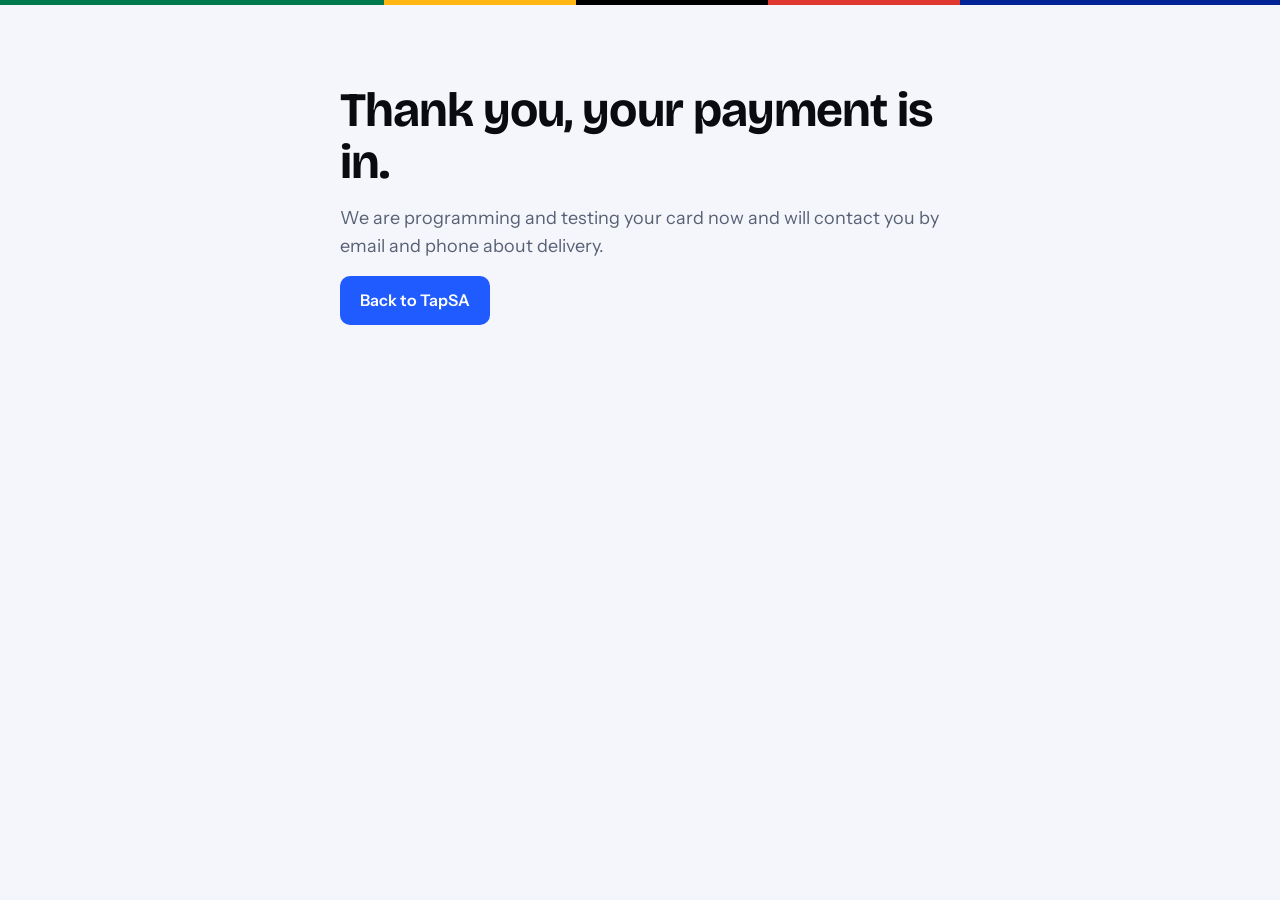
<file: thanks.html>
<!DOCTYPE html><html lang="en-ZA"><head><meta charset="utf-8"><meta name="viewport" content="width=device-width, initial-scale=1, viewport-fit=cover"><title>Thank you | TapSA</title><meta name="description" content="Your TapSA order is confirmed."><link rel="icon" href="data:image/svg+xml,%3Csvg xmlns='http://www.w3.org/2000/svg' viewBox='0 0 100 100'%3E%3Ctext y='.9em' font-size='90'%3E%F0%9F%93%B2%3C/text%3E%3C/svg%3E"><link rel="preconnect" href="https://fonts.googleapis.com"><link href="https://fonts.googleapis.com/css2?family=Bricolage+Grotesque:wght@600;800&family=Instrument+Sans:wght@400;500;600&display=swap" rel="stylesheet"><link rel="stylesheet" href="/style.css"><script src="/config.js"></script></head><body data-thanks="1">
<div class="flag"></div><main class="wrap" style="padding:80px 20px;max-width:640px"><h1 style="font-size:clamp(32px,5vw,48px)">Thank you, your payment is in.</h1><p class="lead" style="color:var(--mute);font-size:18px;margin:16px 0">We are programming and testing your card now and will contact you by email and phone about delivery.</p><p id="oid" style="font-weight:600"></p><a class="btn" href="/">Back to TapSA</a></main>
<script src="/app.js"></script></body></html>
</file>
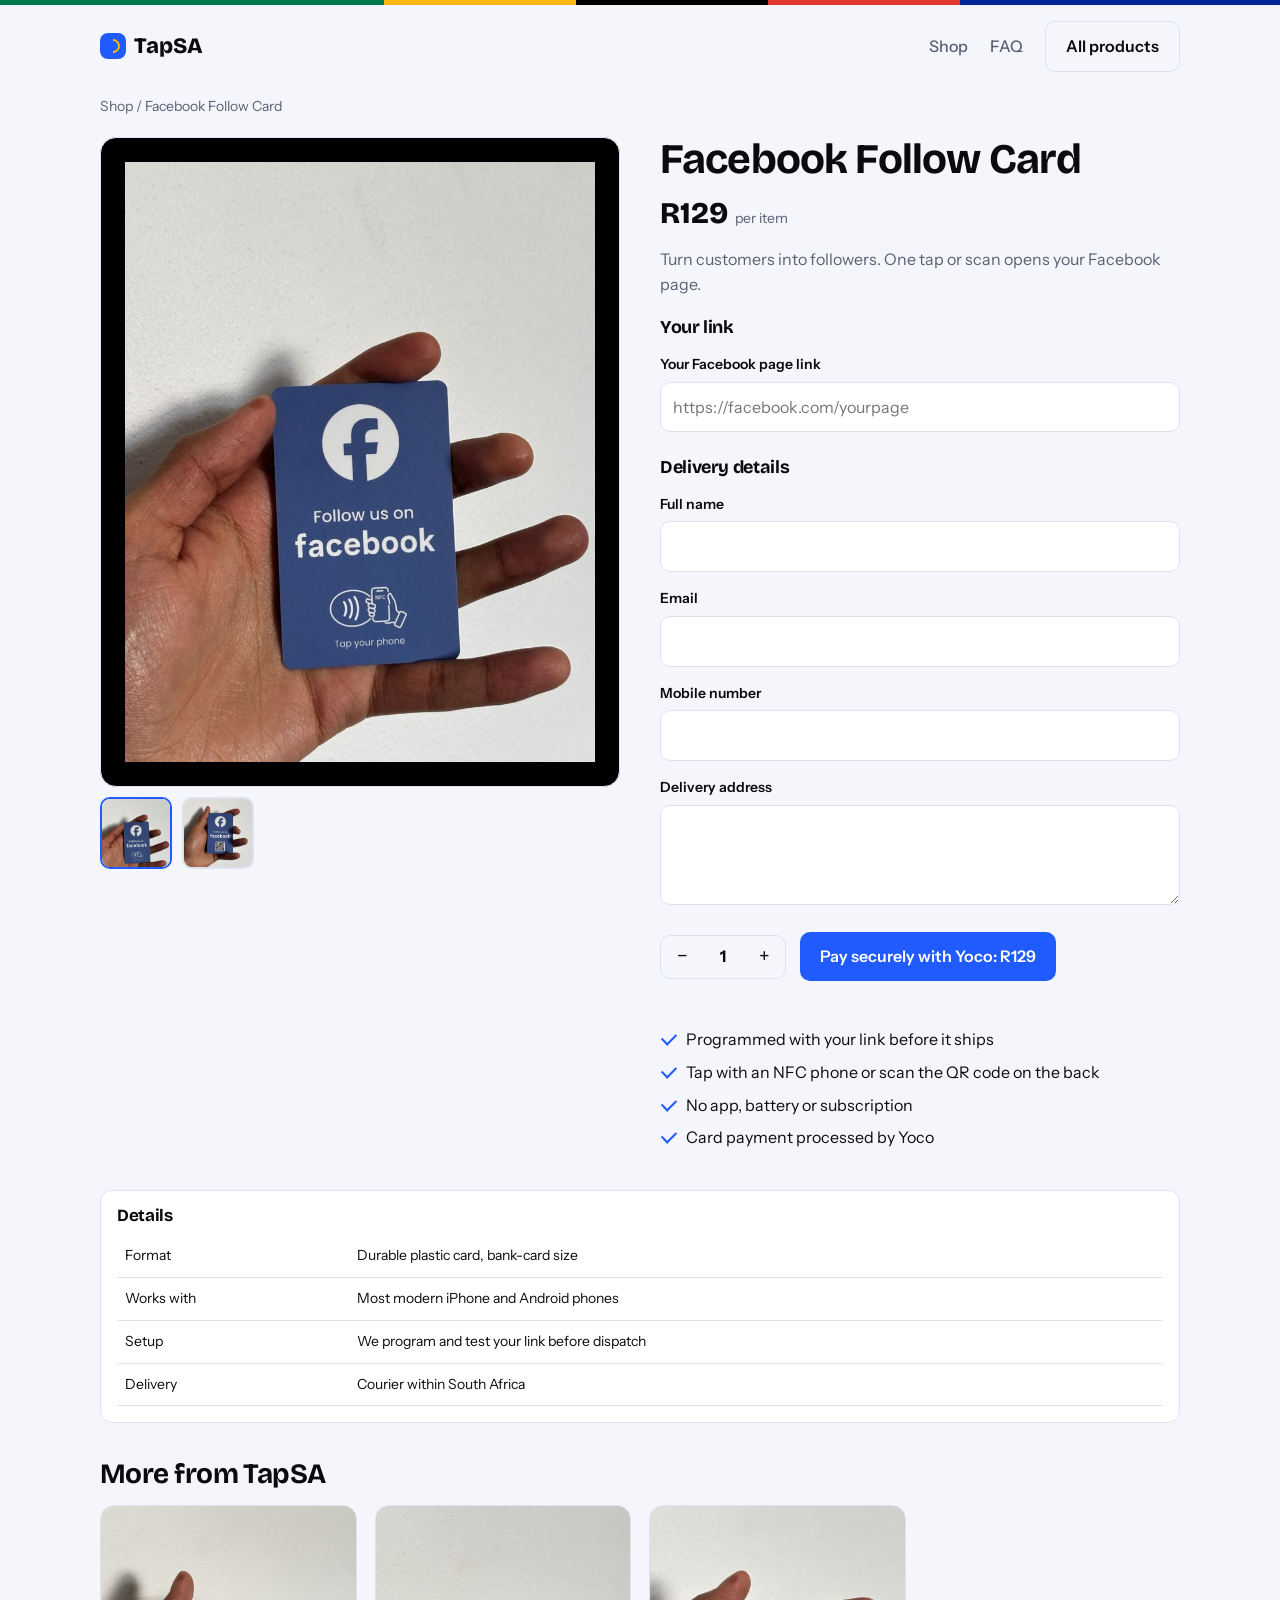
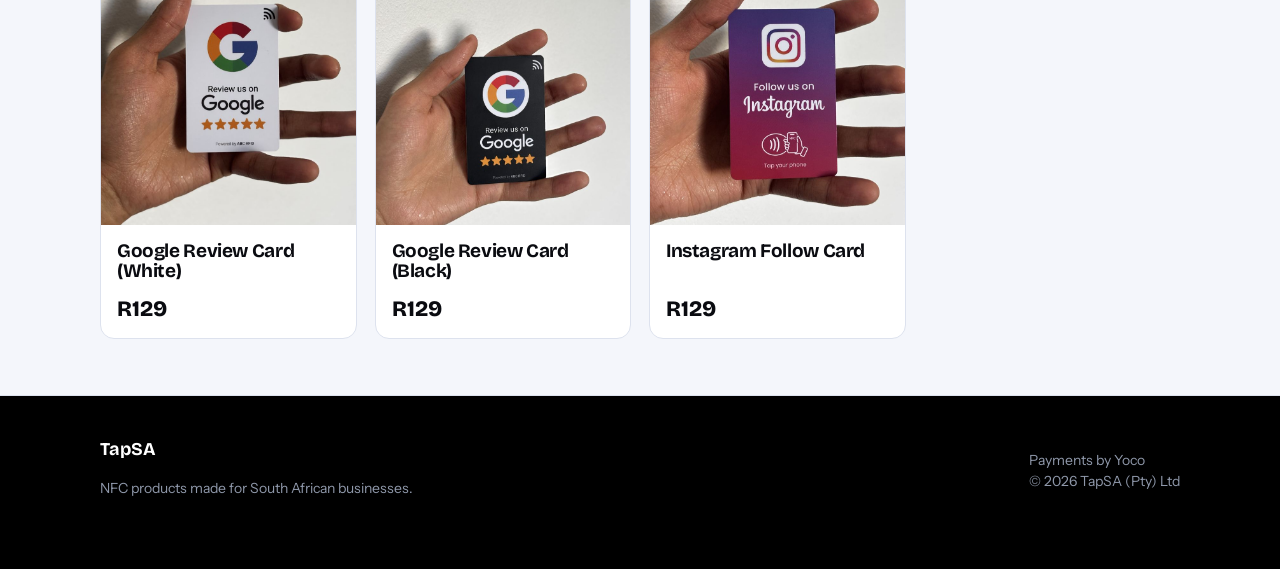
<file: p/facebook.html>
<!DOCTYPE html><html lang="en-ZA"><head><meta charset="utf-8"><meta name="viewport" content="width=device-width, initial-scale=1, viewport-fit=cover"><title>Facebook Follow Card | TapSA</title><meta name="description" content="Turn customers into followers. One tap or scan opens your Facebook page."><link rel="icon" href="data:image/svg+xml,%3Csvg xmlns='http://www.w3.org/2000/svg' viewBox='0 0 100 100'%3E%3Ctext y='.9em' font-size='90'%3E%F0%9F%93%B2%3C/text%3E%3C/svg%3E"><link rel="preconnect" href="https://fonts.googleapis.com"><link href="https://fonts.googleapis.com/css2?family=Bricolage+Grotesque:wght@600;800&family=Instrument+Sans:wght@400;500;600&display=swap" rel="stylesheet"><link rel="stylesheet" href="/style.css"><script src="/config.js"></script></head><body data-p="facebook">
<div id="pdp" style="display:block"></div>
<script src="/app.js"></script></body></html>
</file>
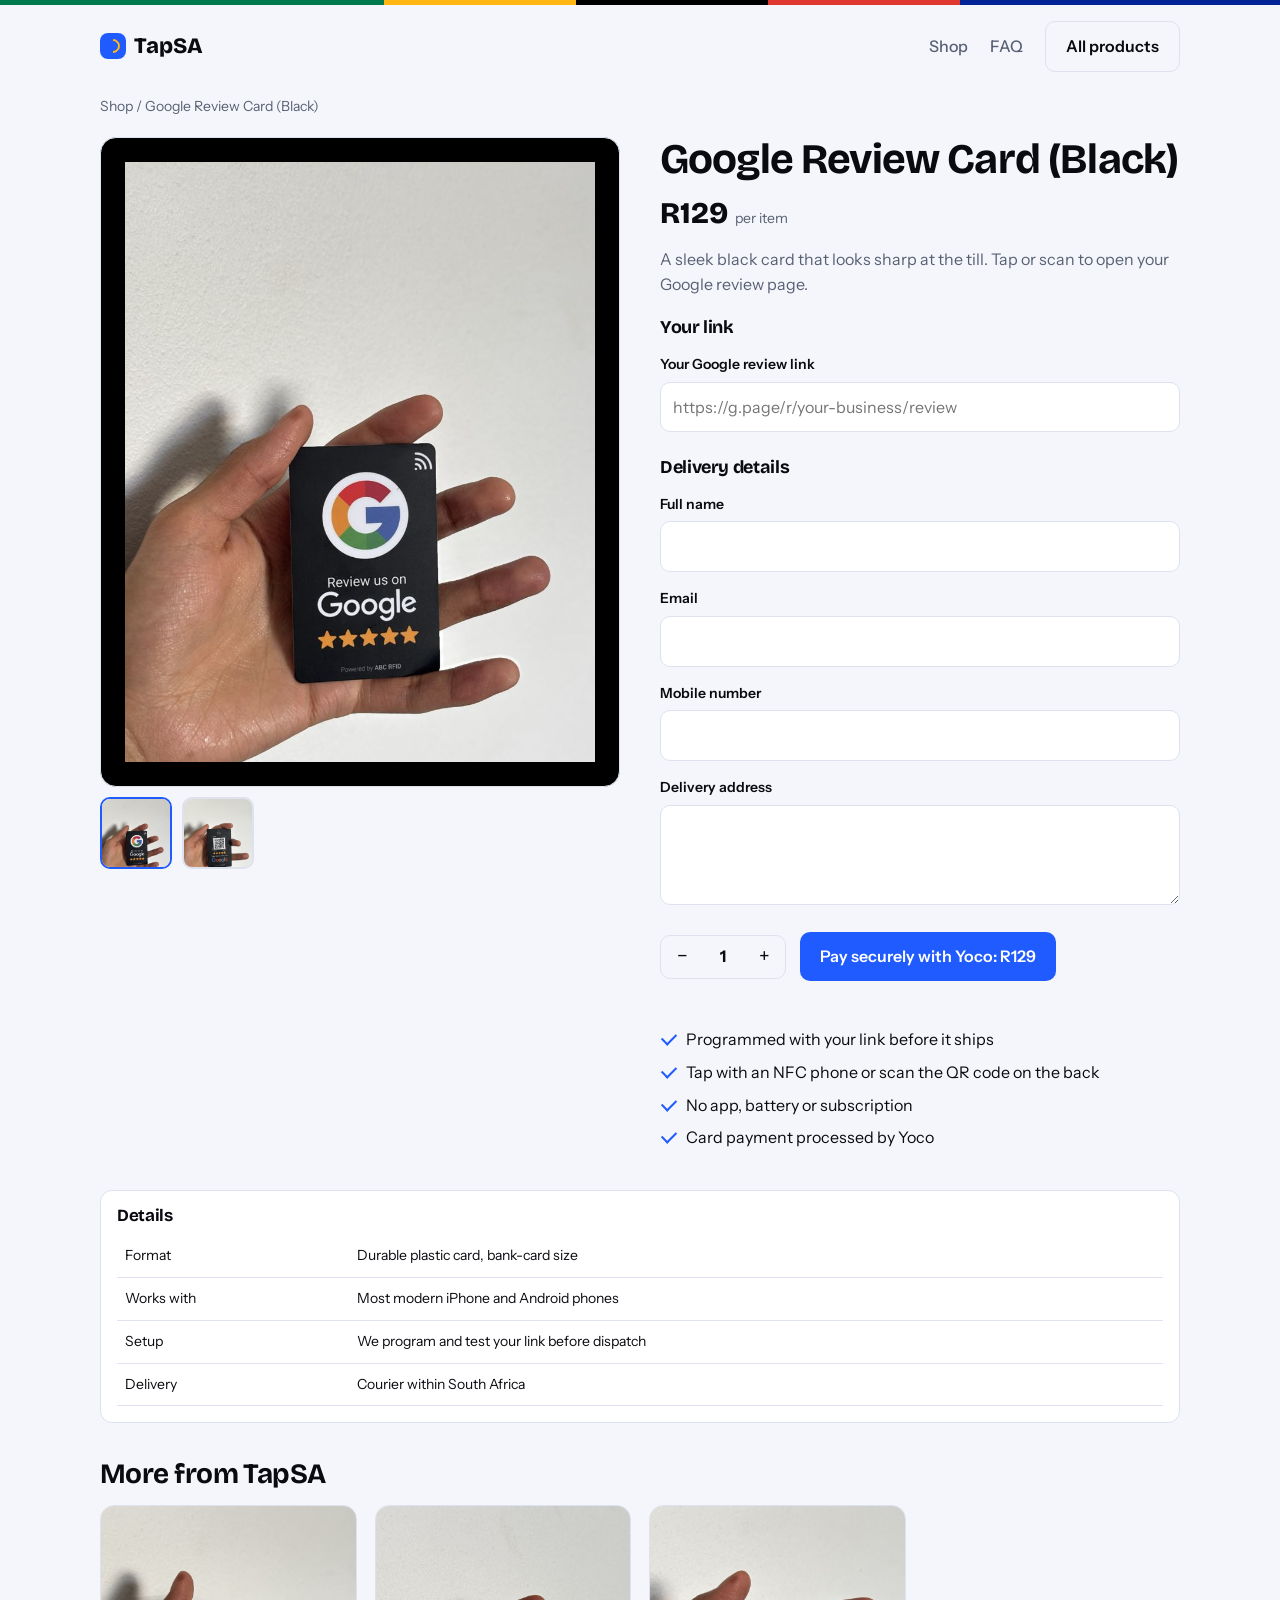
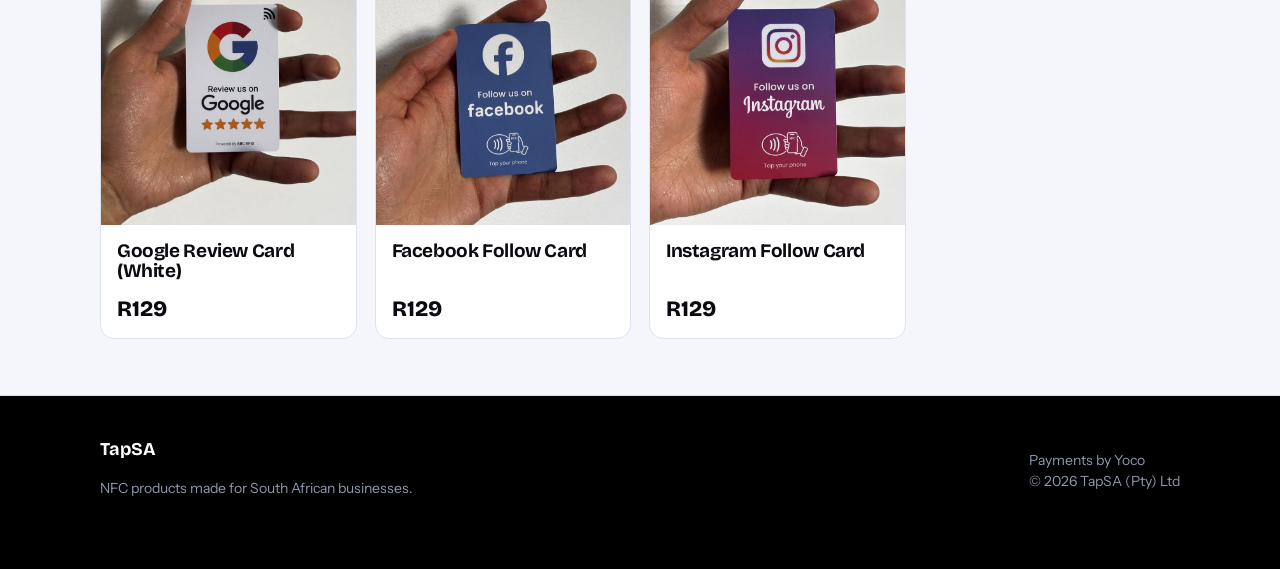
<file: p/google-black.html>
<!DOCTYPE html><html lang="en-ZA"><head><meta charset="utf-8"><meta name="viewport" content="width=device-width, initial-scale=1, viewport-fit=cover"><title>Google Review Card (Black) | TapSA</title><meta name="description" content="A sleek black card that looks sharp at the till. Tap or scan to open your Google review page."><link rel="icon" href="data:image/svg+xml,%3Csvg xmlns='http://www.w3.org/2000/svg' viewBox='0 0 100 100'%3E%3Ctext y='.9em' font-size='90'%3E%F0%9F%93%B2%3C/text%3E%3C/svg%3E"><link rel="preconnect" href="https://fonts.googleapis.com"><link href="https://fonts.googleapis.com/css2?family=Bricolage+Grotesque:wght@600;800&family=Instrument+Sans:wght@400;500;600&display=swap" rel="stylesheet"><link rel="stylesheet" href="/style.css"><script src="/config.js"></script></head><body data-p="google-black">
<div id="pdp" style="display:block"></div>
<script src="/app.js"></script></body></html>
</file>
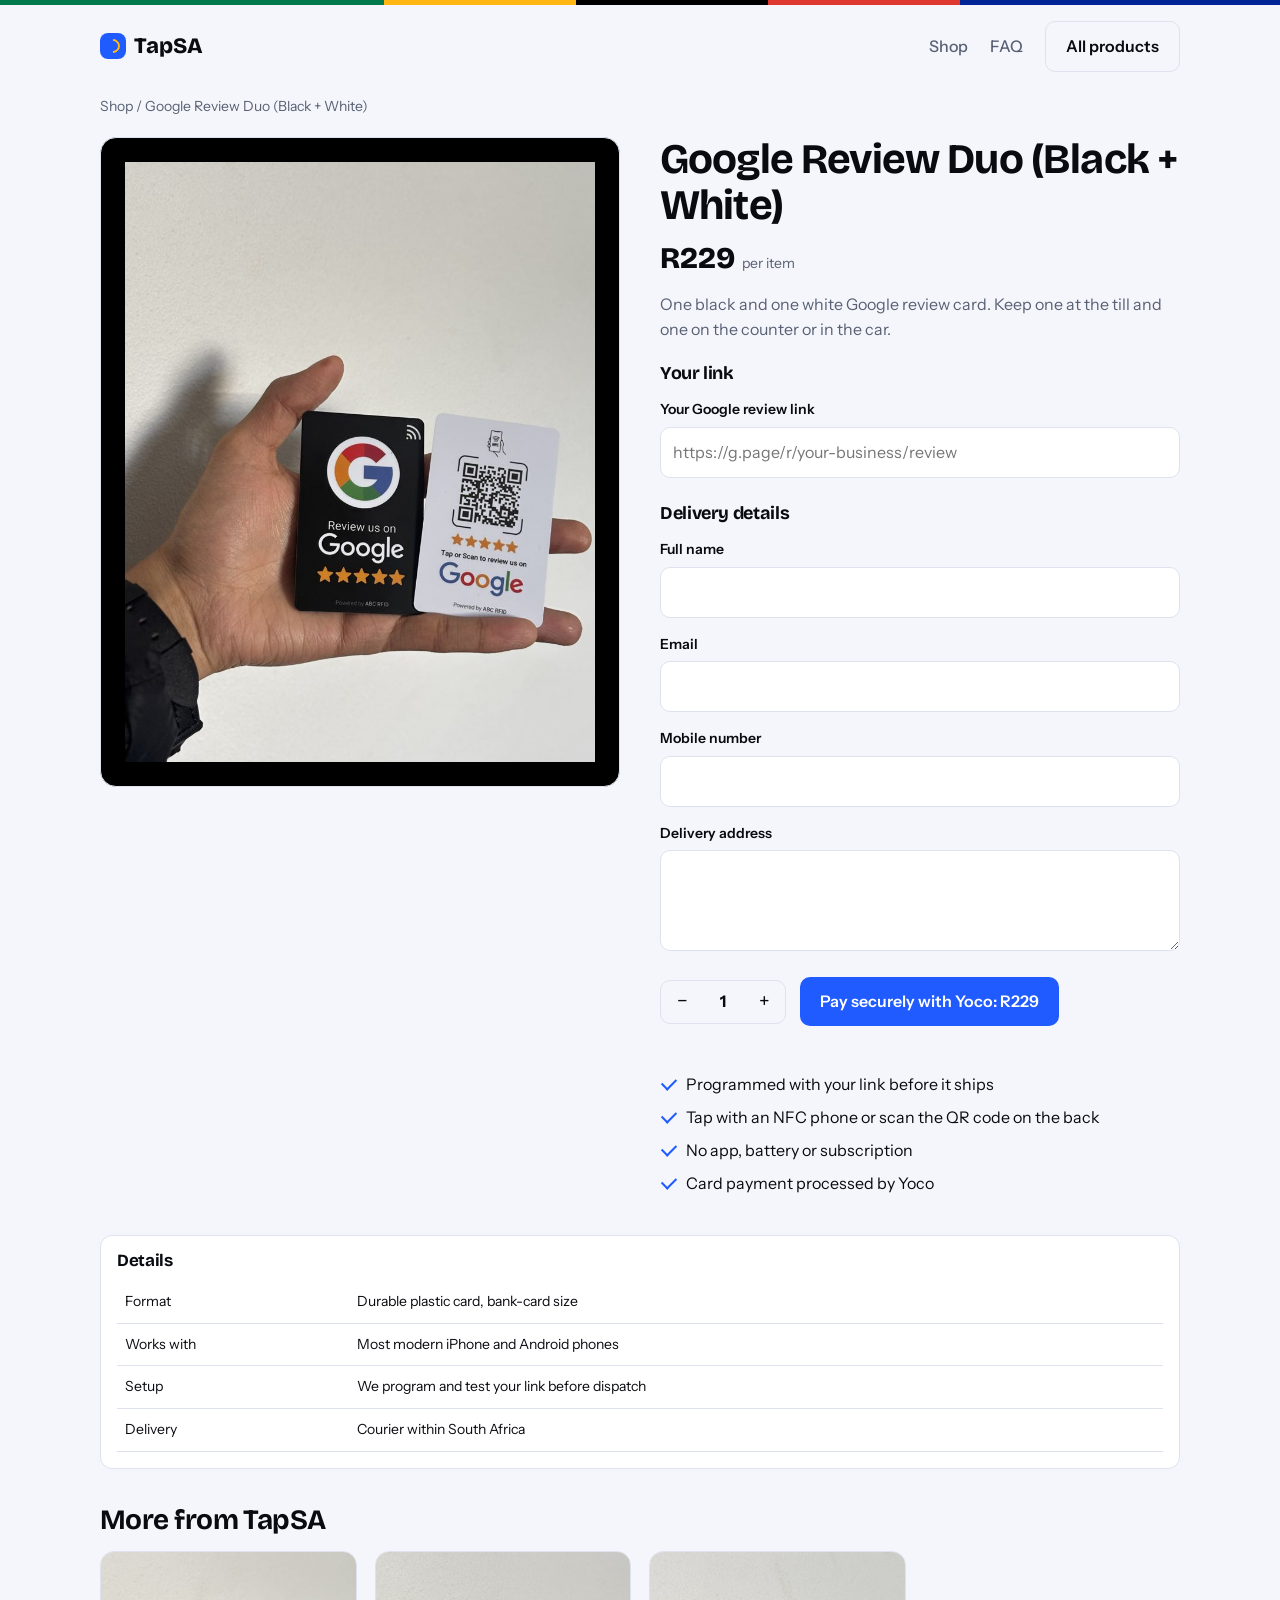
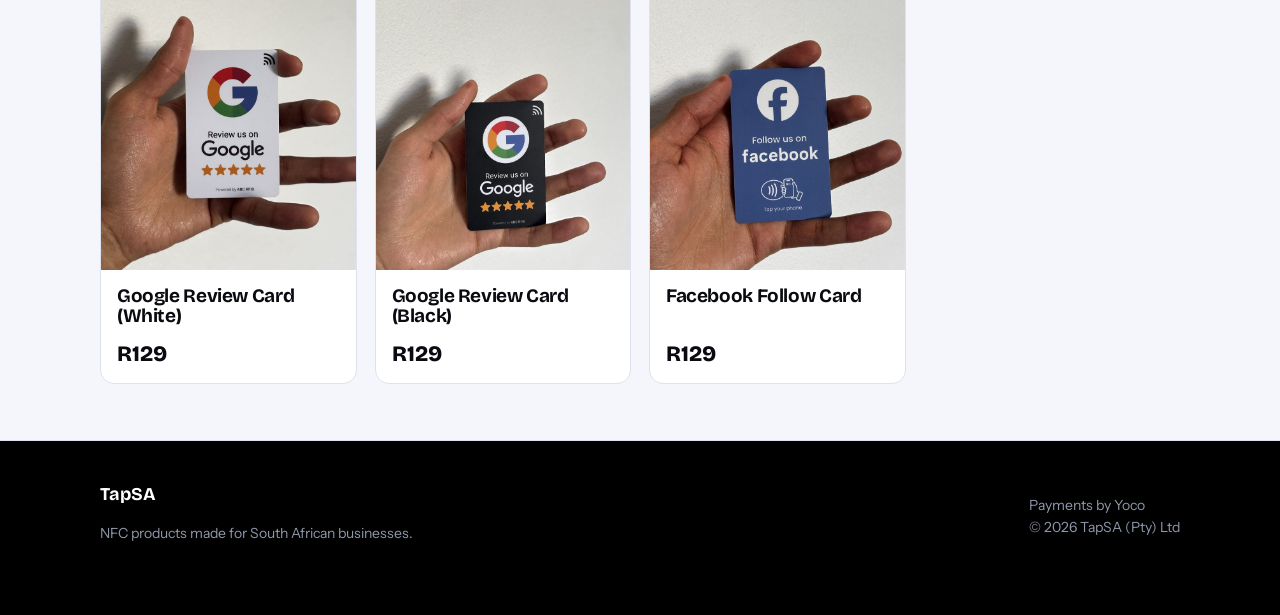
<file: p/google-duo.html>
<!DOCTYPE html><html lang="en-ZA"><head><meta charset="utf-8"><meta name="viewport" content="width=device-width, initial-scale=1, viewport-fit=cover"><title>Google Review Duo (Black + White) | TapSA</title><meta name="description" content="One black and one white Google review card. Keep one at the till and one on the counter or in the car."><link rel="icon" href="data:image/svg+xml,%3Csvg xmlns='http://www.w3.org/2000/svg' viewBox='0 0 100 100'%3E%3Ctext y='.9em' font-size='90'%3E%F0%9F%93%B2%3C/text%3E%3C/svg%3E"><link rel="preconnect" href="https://fonts.googleapis.com"><link href="https://fonts.googleapis.com/css2?family=Bricolage+Grotesque:wght@600;800&family=Instrument+Sans:wght@400;500;600&display=swap" rel="stylesheet"><link rel="stylesheet" href="/style.css"><script src="/config.js"></script></head><body data-p="google-duo">
<div id="pdp" style="display:block"></div>
<script src="/app.js"></script></body></html>
</file>
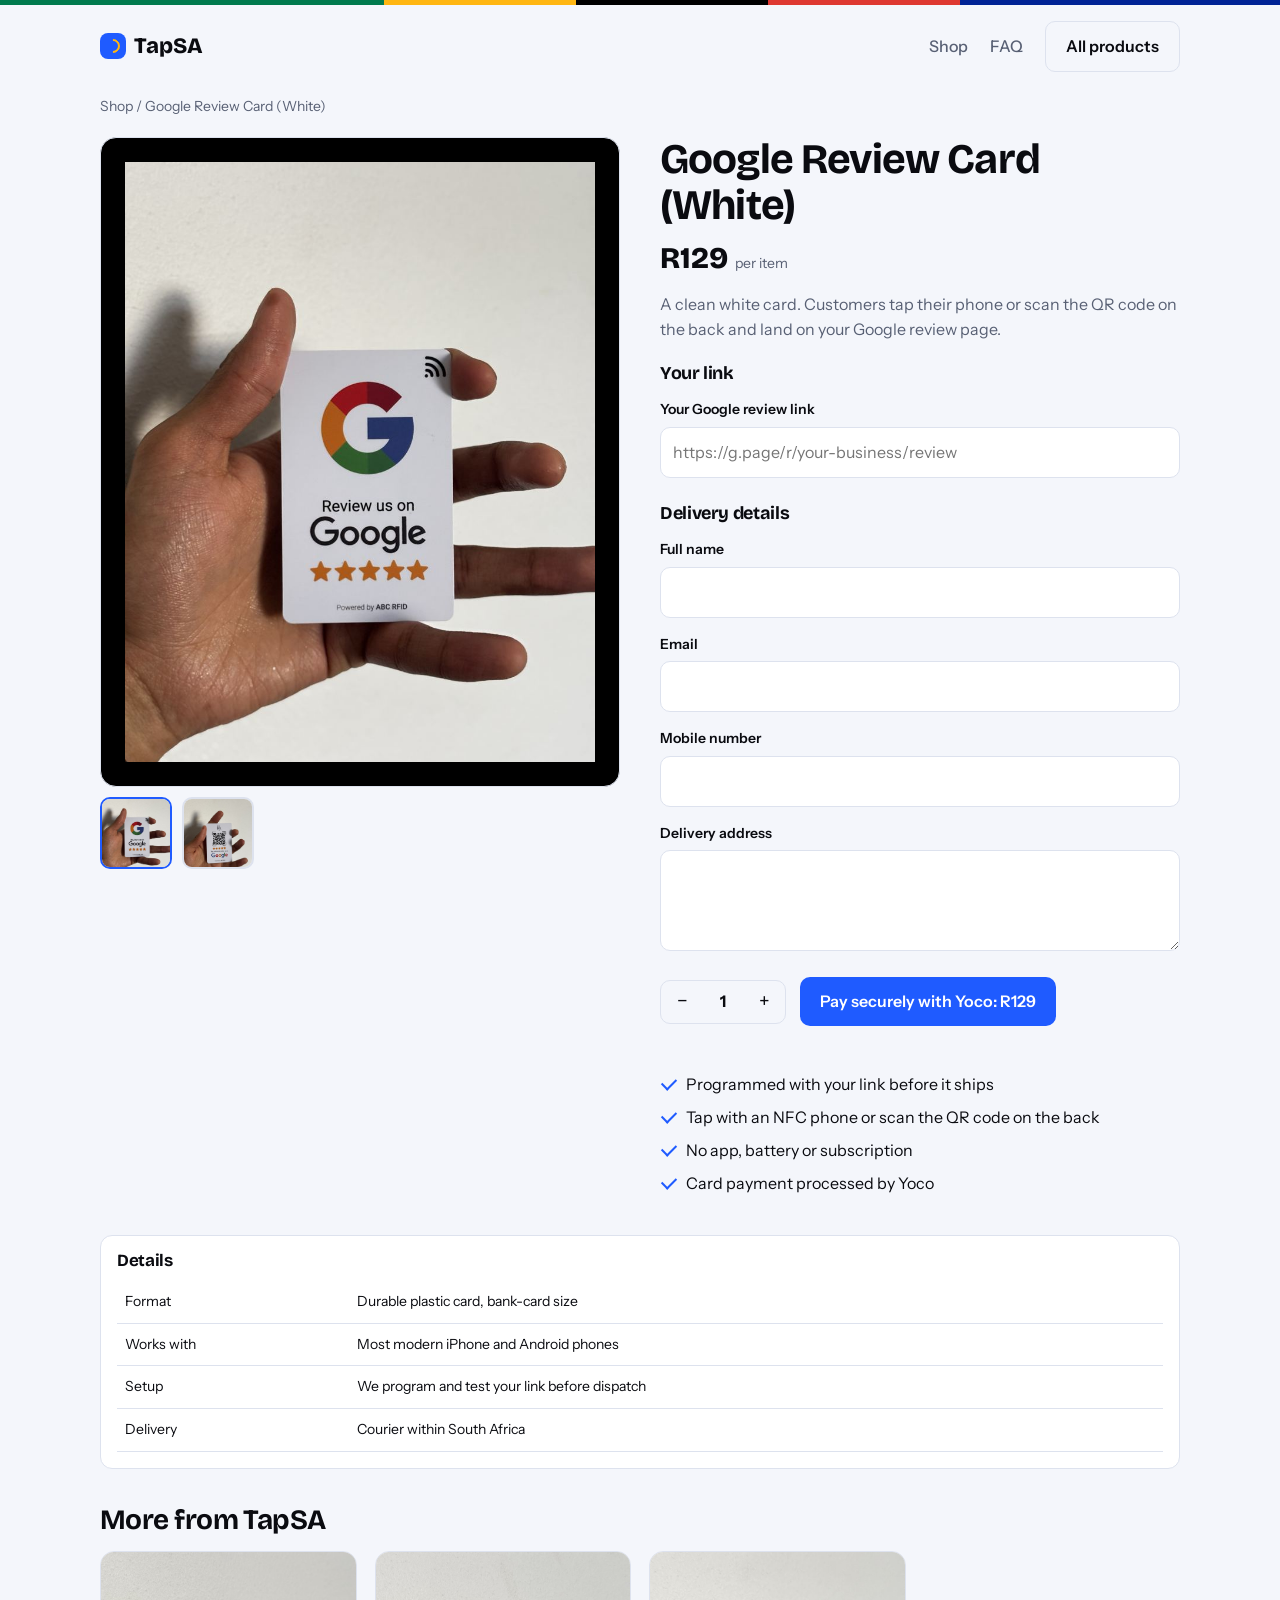
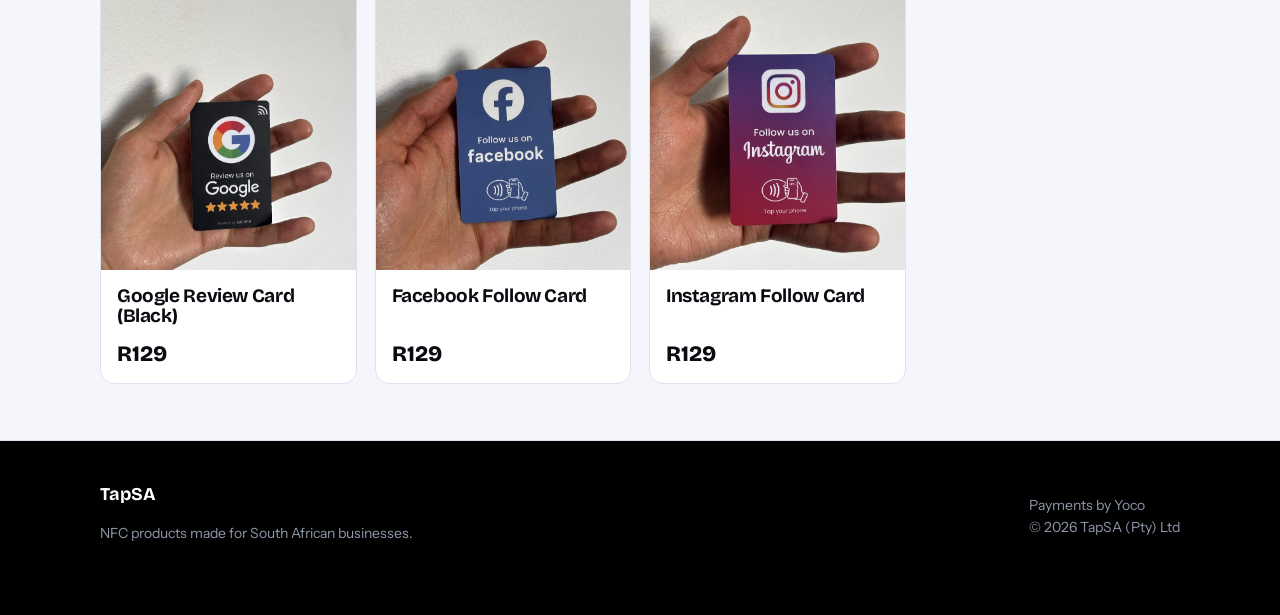
<file: p/google-white.html>
<!DOCTYPE html><html lang="en-ZA"><head><meta charset="utf-8"><meta name="viewport" content="width=device-width, initial-scale=1, viewport-fit=cover"><title>Google Review Card (White) | TapSA</title><meta name="description" content="A clean white card. Customers tap their phone or scan the QR code on the back and land on your Google review page."><link rel="icon" href="data:image/svg+xml,%3Csvg xmlns='http://www.w3.org/2000/svg' viewBox='0 0 100 100'%3E%3Ctext y='.9em' font-size='90'%3E%F0%9F%93%B2%3C/text%3E%3C/svg%3E"><link rel="preconnect" href="https://fonts.googleapis.com"><link href="https://fonts.googleapis.com/css2?family=Bricolage+Grotesque:wght@600;800&family=Instrument+Sans:wght@400;500;600&display=swap" rel="stylesheet"><link rel="stylesheet" href="/style.css"><script src="/config.js"></script></head><body data-p="google-white">
<div id="pdp" style="display:block"></div>
<script src="/app.js"></script></body></html>
</file>
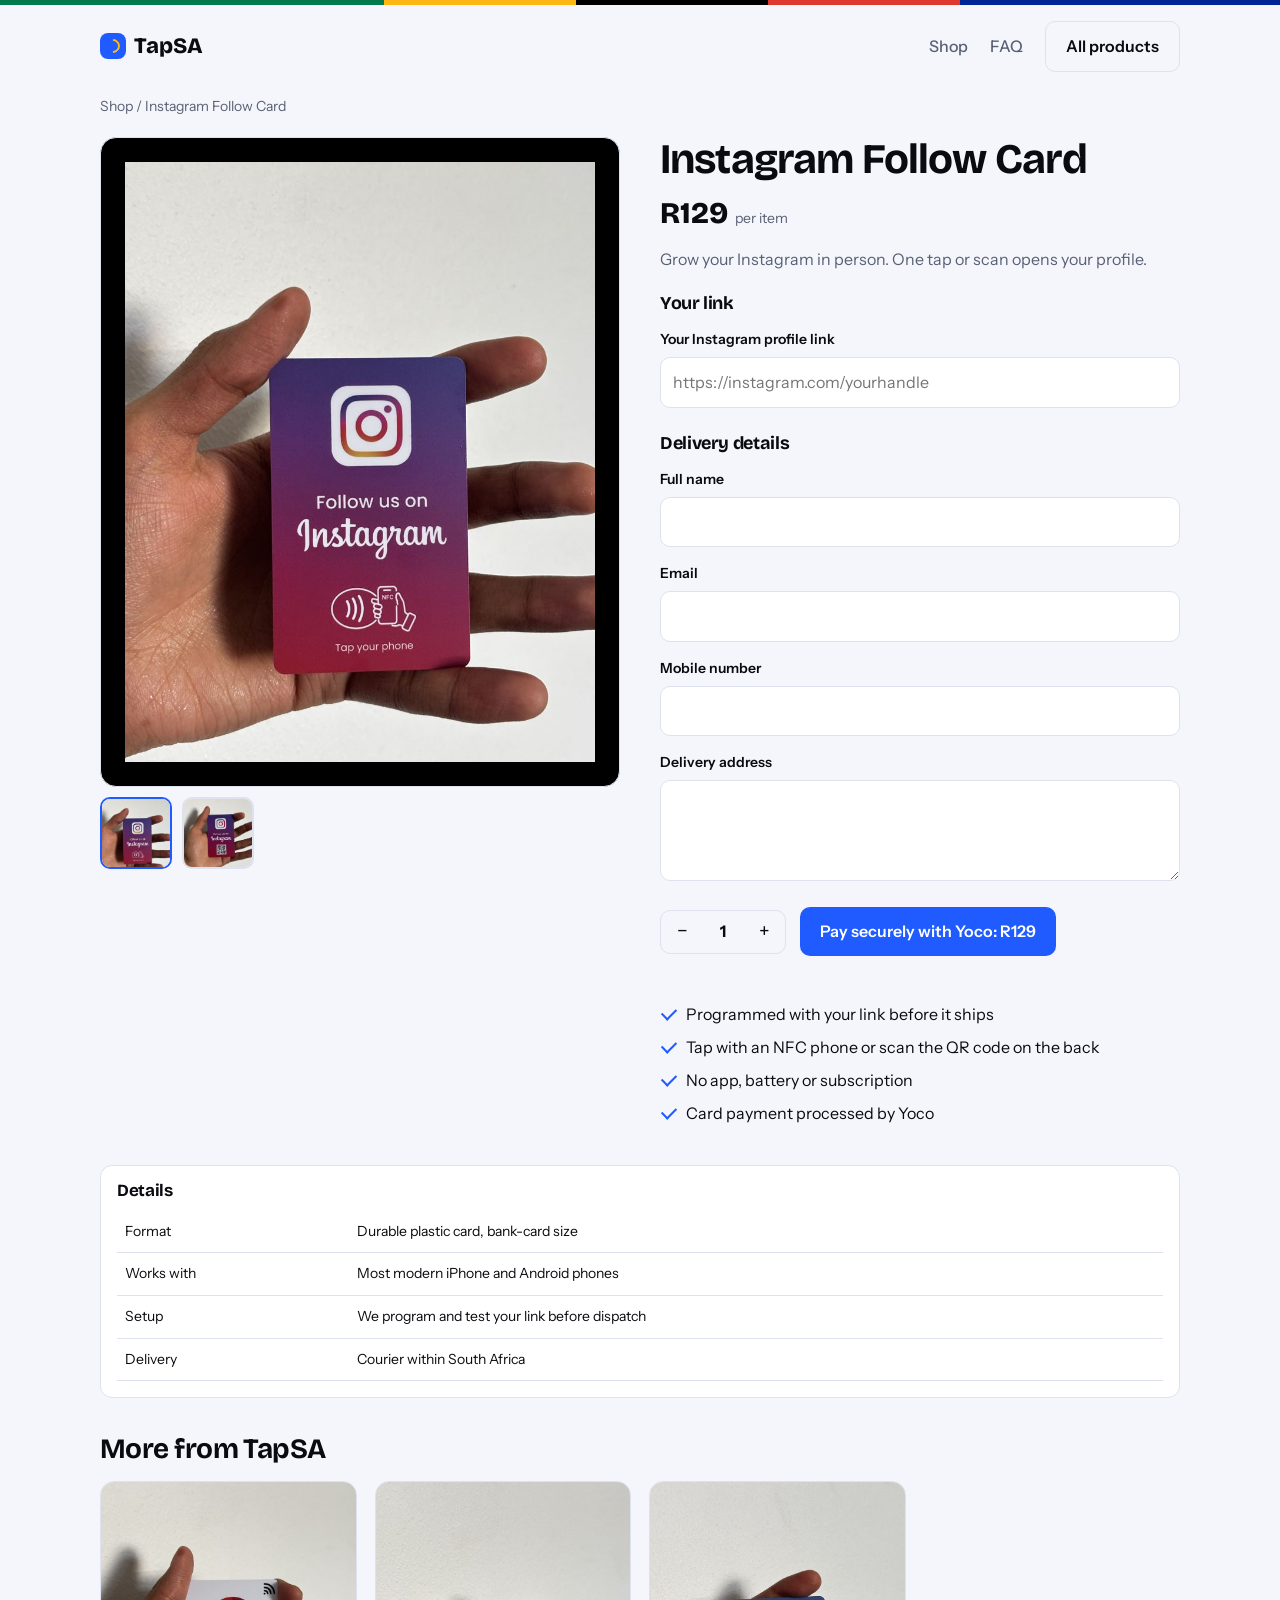
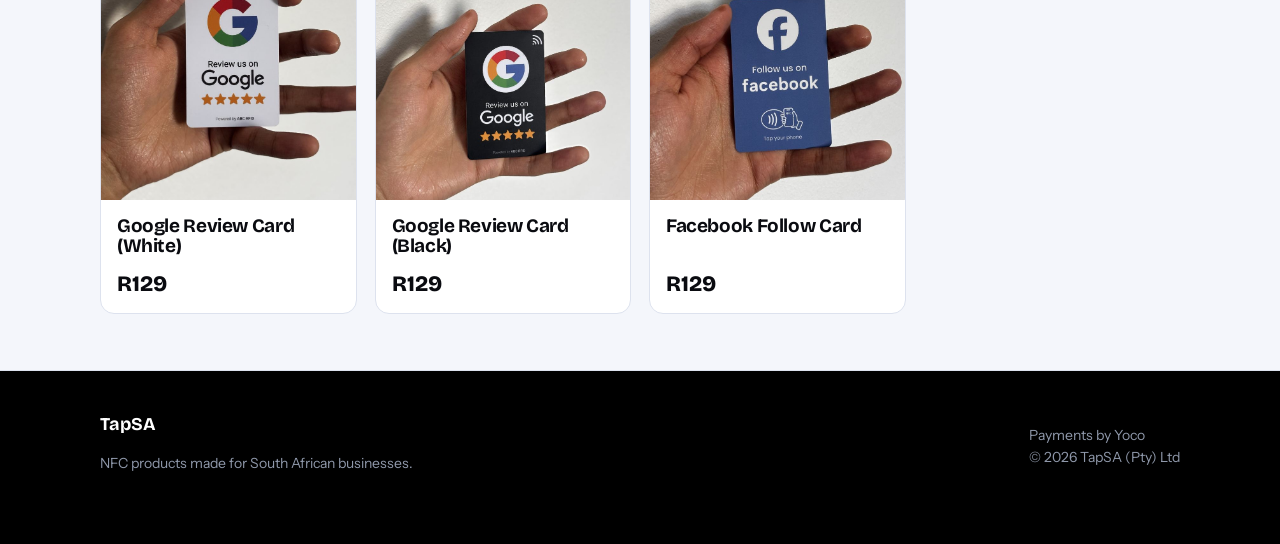
<file: p/instagram.html>
<!DOCTYPE html><html lang="en-ZA"><head><meta charset="utf-8"><meta name="viewport" content="width=device-width, initial-scale=1, viewport-fit=cover"><title>Instagram Follow Card | TapSA</title><meta name="description" content="Grow your Instagram in person. One tap or scan opens your profile."><link rel="icon" href="data:image/svg+xml,%3Csvg xmlns='http://www.w3.org/2000/svg' viewBox='0 0 100 100'%3E%3Ctext y='.9em' font-size='90'%3E%F0%9F%93%B2%3C/text%3E%3C/svg%3E"><link rel="preconnect" href="https://fonts.googleapis.com"><link href="https://fonts.googleapis.com/css2?family=Bricolage+Grotesque:wght@600;800&family=Instrument+Sans:wght@400;500;600&display=swap" rel="stylesheet"><link rel="stylesheet" href="/style.css"><script src="/config.js"></script></head><body data-p="instagram">
<div id="pdp" style="display:block"></div>
<script src="/app.js"></script></body></html>
</file>
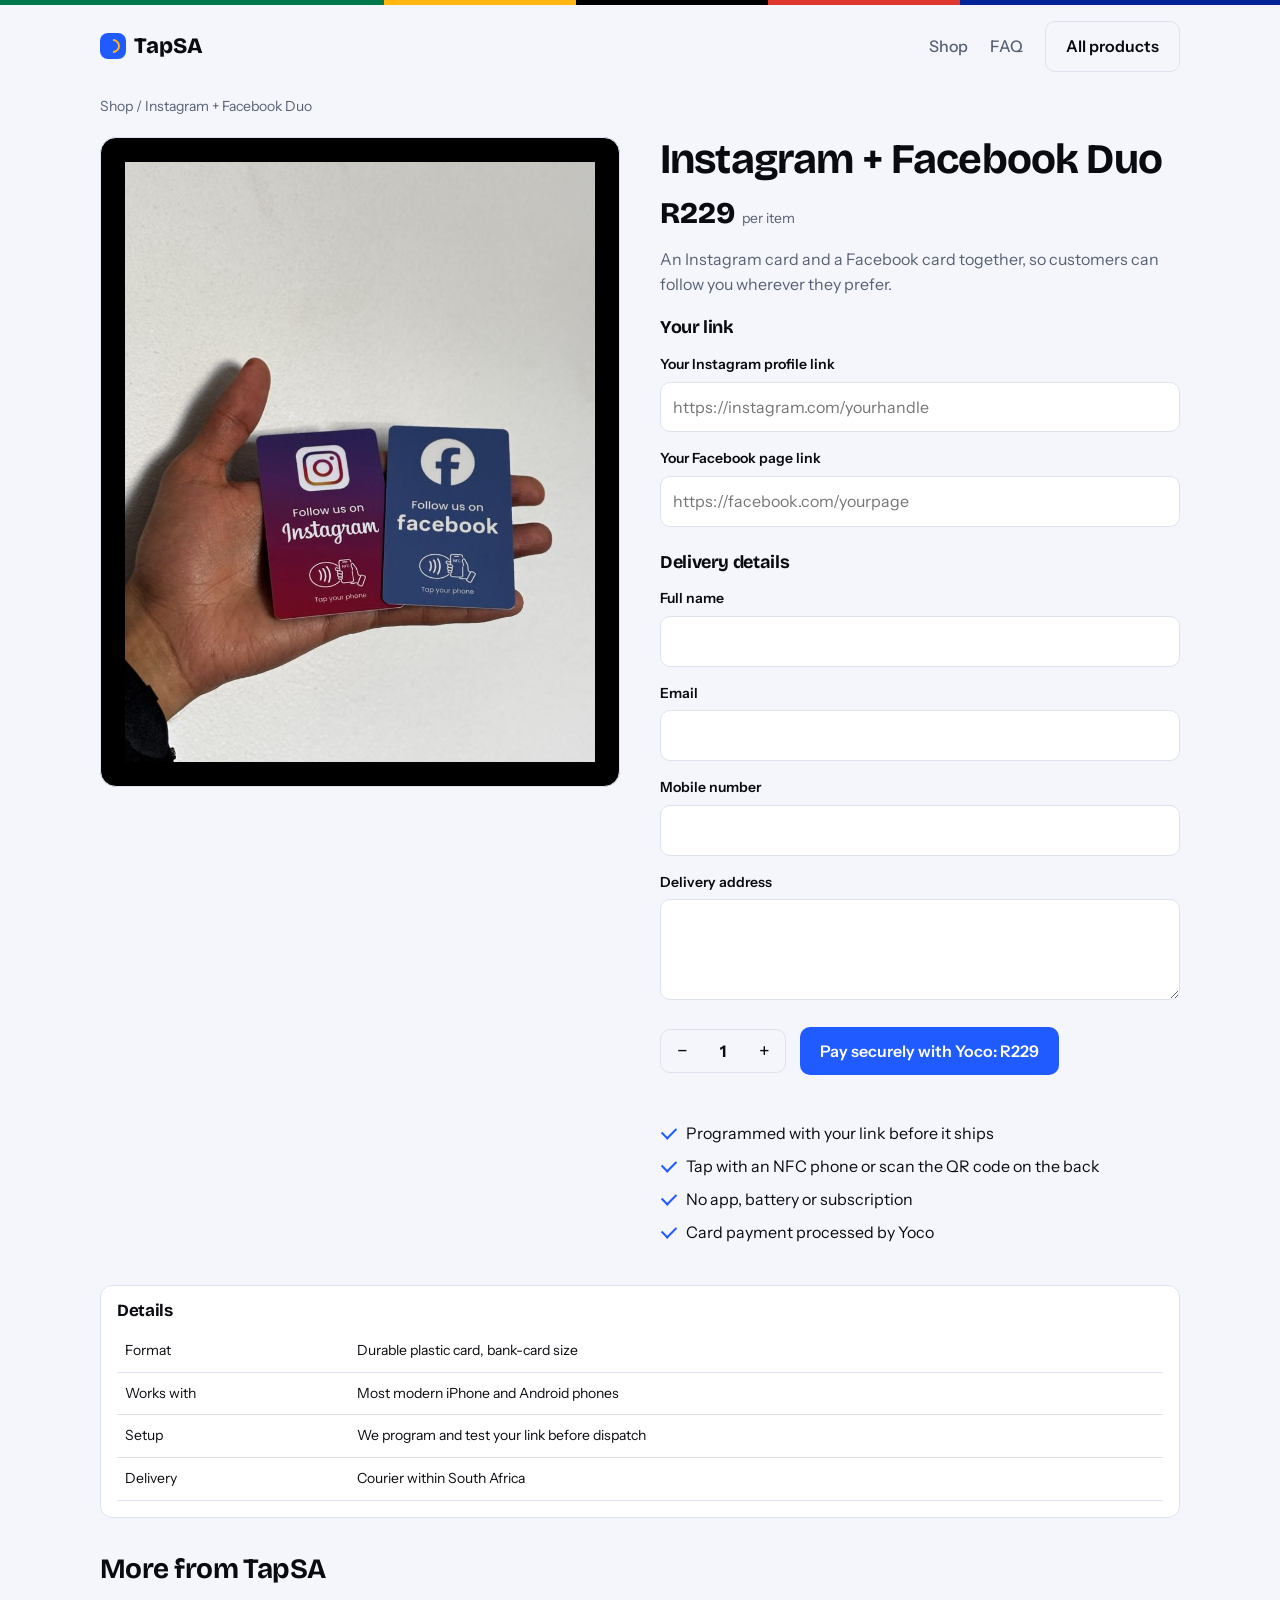
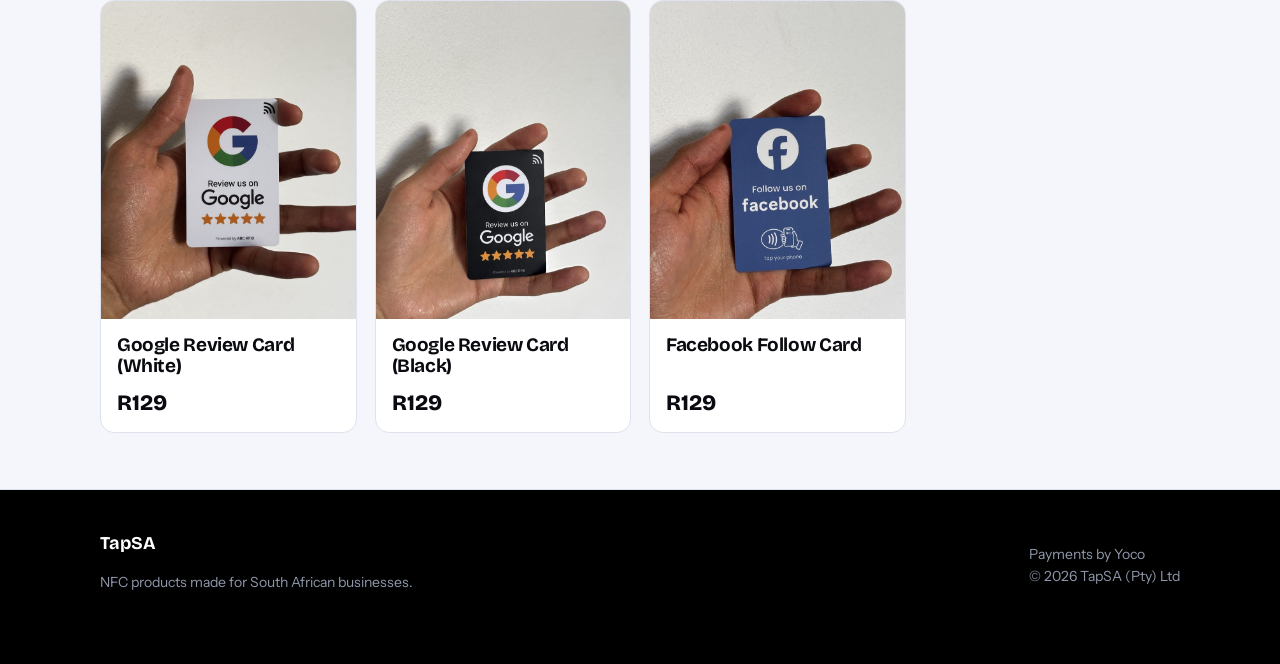
<file: p/social-duo.html>
<!DOCTYPE html><html lang="en-ZA"><head><meta charset="utf-8"><meta name="viewport" content="width=device-width, initial-scale=1, viewport-fit=cover"><title>Instagram + Facebook Duo | TapSA</title><meta name="description" content="An Instagram card and a Facebook card together, so customers can follow you wherever they prefer."><link rel="icon" href="data:image/svg+xml,%3Csvg xmlns='http://www.w3.org/2000/svg' viewBox='0 0 100 100'%3E%3Ctext y='.9em' font-size='90'%3E%F0%9F%93%B2%3C/text%3E%3C/svg%3E"><link rel="preconnect" href="https://fonts.googleapis.com"><link href="https://fonts.googleapis.com/css2?family=Bricolage+Grotesque:wght@600;800&family=Instrument+Sans:wght@400;500;600&display=swap" rel="stylesheet"><link rel="stylesheet" href="/style.css"><script src="/config.js"></script></head><body data-p="social-duo">
<div id="pdp" style="display:block"></div>
<script src="/app.js"></script></body></html>
</file>
<file: style.css>
:root{--bg:#07070A;--surface:#101016;--ink:#F1F4FA;--mute:#8F98AA;--line:#222633;--accent:#2F6BFF;--accent-d:#1D4FD6;--gold:#FFB612;--red:#DE3831;--blue:#8DB3FF;--soft:#12204A;
--h:'Bricolage Grotesque','Trebuchet MS',sans-serif;--b:'Instrument Sans',system-ui,-apple-system,'Segoe UI',sans-serif;
box-sizing:border-box;padding-top:env(safe-area-inset-top,0px);padding-bottom:env(safe-area-inset-bottom,0px)}
@media (prefers-color-scheme:light){:root:not([data-theme="dark"]){--bg:#F4F6FB;--surface:#fff;--ink:#0A0B10;--mute:#586074;--line:#DDE2EE;--soft:#E6EEFF;--accent:#1F5BFF;--accent-d:#1546CC;--blue:#1F3FAE}}
:root[data-theme="light"]{--bg:#F4F6FB;--surface:#fff;--ink:#0A0B10;--mute:#586074;--line:#DDE2EE;--soft:#E6EEFF;--accent:#1F5BFF;--accent-d:#1546CC;--blue:#1F3FAE}
html{scroll-padding-top:env(safe-area-inset-top,0px);scroll-behavior:smooth}
*{box-sizing:border-box}
body{margin:0;background:var(--bg);color:var(--ink);font:16px/1.55 var(--b);-webkit-font-smoothing:antialiased}
h1,h2,h3{font-family:var(--h);line-height:1.08;margin:0;letter-spacing:-.02em}
a{color:inherit;text-decoration:none}
button{font:inherit;cursor:pointer}
:focus-visible{outline:3px solid var(--gold);outline-offset:2px}
.wrap{max-width:1120px;margin:0 auto;padding:0 20px}
.flag{height:5px;background:linear-gradient(90deg,#007A4D 0 30%,#FFB612 30% 45%,#000 45% 60%,#DE3831 60% 75%,#002395 75%)}
nav{display:flex;align-items:center;justify-content:space-between;padding:16px 0;gap:12px}
.logo{font-family:var(--h);font-weight:800;font-size:22px;display:flex;align-items:center;gap:8px}
.logo i{width:26px;height:26px;border-radius:8px;background:var(--accent);display:inline-block;position:relative}
.logo i:after{content:"";position:absolute;inset:6px;border:2px solid var(--gold);border-radius:50%;border-left-color:transparent;border-bottom-color:transparent;transform:rotate(45deg)}
.links{display:flex;gap:22px;align-items:center;font-weight:500}
.links a.hide{color:var(--mute)}
.btn{display:inline-block;background:var(--accent);color:#fff;padding:12px 20px;border-radius:10px;font-weight:600;border:0}
.btn:hover{background:var(--accent-d)}
.btn.alt{background:transparent;color:var(--ink);border:1.5px solid var(--line)}
.btn.gold{background:#fff;color:#07070A}
.hero{display:grid;grid-template-columns:1.05fr .95fr;gap:40px;align-items:center;padding:48px 0 56px}
.hero h1{font-size:clamp(36px,5.6vw,64px);font-weight:800}
.hero p.lead{font-size:19px;color:var(--mute);max-width:520px;margin:18px 0 26px}
.cta{display:flex;gap:12px;flex-wrap:wrap}
.pay{display:flex;align-items:center;gap:10px;margin-top:22px;color:var(--mute);font-size:14px}
.pay b{background:var(--surface);border:1px solid var(--line);border-radius:6px;padding:3px 9px;color:var(--ink)}
.stage{aspect-ratio:1/1;border-radius:20px;overflow:hidden;border:1px solid var(--line)}.stage img{width:100%;height:100%;object-fit:cover;object-position:50% 58%;display:block}
.card{position:absolute;width:170px;height:262px;border-radius:16px;box-shadow:0 18px 40px rgba(0,0,0,.22);padding:18px 14px;color:#fff;display:flex;flex-direction:column;align-items:center;text-align:center;font-weight:600;font-size:14px}
.card .g{width:62px;height:62px;border-radius:50%;background:#fff;display:grid;place-items:center;font:800 38px var(--h);margin-bottom:12px;color:#4285F4}
.card .nfc{position:absolute;top:12px;right:14px;font-size:16px;opacity:.8}
.card small{margin-top:auto;font-weight:500;opacity:.8}
.c1{background:#4267B2;left:0;top:50px;transform:rotate(-12deg)}
.c2{background:#111;left:105px;top:20px;transform:rotate(-4deg)}
.c3{background:#fff;color:#111;left:210px;top:30px;transform:rotate(5deg)}
.c4{background:linear-gradient(160deg,#4a2a8a,#c1356a);left:300px;top:70px;transform:rotate(13deg)}
.ripple{position:absolute;left:50%;top:92%;width:60px;height:60px;margin:-30px;border:2px solid var(--gold);border-radius:50%;animation:rp 2.6s ease-out infinite}
.ripple:nth-child(2){animation-delay:.9s}
@keyframes rp{from{transform:scale(.4);opacity:.9}to{transform:scale(3.4);opacity:0}}
@media (prefers-reduced-motion:reduce){.ripple{animation:none;opacity:.4}html{scroll-behavior:auto}}
.trust{background:var(--surface);border-block:1px solid var(--line)}
.trust .wrap{display:grid;grid-template-columns:repeat(4,1fr);gap:20px;padding:22px 20px}
.trust div{font-size:14px;color:var(--mute)}
.trust b{display:block;color:var(--ink);font-size:15px}
section{padding:64px 0}
section h2{font-size:clamp(28px,4vw,42px);margin-bottom:10px}
.sub{color:var(--mute);max-width:560px;margin:0 0 32px}
.grid{display:grid;grid-template-columns:repeat(auto-fill,minmax(230px,1fr));gap:18px}
.prod{background:var(--surface);border:1px solid var(--line);border-radius:14px;overflow:hidden;display:flex;flex-direction:column}
.prod .img{aspect-ratio:4/5;background:#000;overflow:hidden}.prod .img img{width:100%;height:100%;object-fit:cover;display:block}.prod:hover{border-color:var(--accent)}
.prod .t{padding:16px;display:flex;flex-direction:column;gap:6px;flex:1}
.prod h3{font-size:19px}
.prod p{margin:0;color:var(--mute);font-size:14px}
.price{font:800 22px var(--h);margin-top:auto;padding-top:8px}
.price s{font:400 14px var(--b);color:var(--mute);margin-left:6px}
.steps{display:grid;grid-template-columns:repeat(3,1fr);gap:24px;counter-reset:s}
.step{border-left:3px solid var(--gold);padding-left:18px}
.step:before{counter-increment:s;content:counter(s);font:800 28px var(--h);color:var(--accent)}
.step h3{font-size:20px;margin:4px 0}
.step p{margin:0;color:var(--mute)}
.band{background:linear-gradient(135deg,#0A1740,#1F5BFF);color:#fff;border-radius:20px;padding:36px;display:grid;grid-template-columns:1.2fr 1fr;gap:28px;align-items:center}
.band p{color:rgba(255,255,255,.82)}
.faq details{background:var(--surface);border:1px solid var(--line);border-radius:12px;padding:14px 18px;margin-bottom:10px}
.faq summary{font-weight:600;cursor:pointer}
.faq p{margin:8px 0 0;color:var(--mute)}
footer{background:#000;border-top:1px solid var(--line);color:#8F98AA;padding:40px 0 56px;font-size:14px}
footer .wrap{display:flex;justify-content:space-between;gap:24px;flex-wrap:wrap}
footer b{color:#fff;font-family:var(--h);font-size:18px}
#pdp{display:none}
.crumb{color:var(--mute);font-size:14px;padding:8px 0 20px}.crumb a:hover{color:var(--ink)}
.pd{display:grid;grid-template-columns:1fr 1fr;gap:40px;padding-bottom:40px}
.gal .main{aspect-ratio:4/5;border-radius:16px;overflow:hidden;background:#000;border:1px solid var(--line)}
.gal .main img{width:100%;height:100%;object-fit:cover;display:block}
.th{display:flex;gap:10px;margin-top:10px}.th button{width:72px;aspect-ratio:1;border-radius:10px;overflow:hidden;padding:0;border:2px solid var(--line);background:#000}.th button.on{border-color:var(--accent)}.th img{width:100%;height:100%;object-fit:cover;display:block}
.info h1{font-size:clamp(28px,4vw,42px)}
.pr{font:800 30px var(--h);margin:12px 0 4px}.pr small{font:400 14px var(--b);color:var(--mute)}
.lbl{display:block;font-weight:600;font-size:14px;margin:16px 0 6px}
.in{width:100%;padding:12px;border-radius:10px;border:1.5px solid var(--line);background:var(--surface);color:var(--ink);font:inherit}
.qty{display:inline-flex;align-items:center;border:1.5px solid var(--line);border-radius:10px;overflow:hidden}.qty button{width:42px;height:42px;background:none;border:0;color:var(--ink);font-size:20px}.qty b{min-width:40px;text-align:center}
.buy{display:flex;gap:14px;align-items:center;margin-top:20px;flex-wrap:wrap}
.ok{color:var(--accent);font-size:14px;margin-top:10px;min-height:20px}
.ul{list-style:none;padding:0;margin:16px 0 0;display:grid;gap:8px}.ul li{padding-left:26px;position:relative}.ul li:before{content:"";position:absolute;left:2px;top:6px;width:12px;height:7px;border-left:2px solid var(--accent);border-bottom:2px solid var(--accent);transform:rotate(-45deg)}
@media (max-width:820px){.pd{grid-template-columns:1fr}}
/* dashboard */
#dash{display:none}
.app{display:grid;grid-template-columns:220px 1fr;min-height:100vh}
.side{background:#000;color:#B7C0D6;border-right:1px solid var(--line);padding:20px 14px;display:flex;flex-direction:column;gap:4px}
.side .logo{color:#fff;margin:0 8px 18px}
.side button{background:none;border:0;color:inherit;text-align:left;padding:10px 12px;border-radius:8px;font-weight:500}
.side button:hover{background:rgba(255,255,255,.08)}
.side button.on{background:var(--accent);color:#fff}
.side .back{margin-top:auto;font-size:14px;opacity:.8}
.main{padding:24px;min-width:0}
.top{display:flex;justify-content:space-between;align-items:center;gap:12px;margin-bottom:20px;flex-wrap:wrap}
.top h1{font-size:28px}
.stats{display:grid;grid-template-columns:repeat(auto-fit,minmax(170px,1fr));gap:14px;margin-bottom:18px}
.panel{background:var(--surface);border:1px solid var(--line);border-radius:12px;padding:16px;margin-bottom:18px}
.panel h3{font-size:17px;margin-bottom:10px}
.stat span{color:var(--mute);font-size:13px}
.stat b{display:block;font:800 26px var(--h);margin-top:2px}
.stat em{font-style:normal;font-size:13px;color:var(--accent)}
.two{display:grid;grid-template-columns:1.5fr 1fr;gap:18px}
.tbl{overflow-x:auto}
table{width:100%;border-collapse:collapse;font-size:14px;min-width:520px}
th{text-align:left;color:var(--mute);font-weight:500;padding:8px;border-bottom:1px solid var(--line)}
td{padding:10px 8px;border-bottom:1px solid var(--line)}
.pill{padding:2px 10px;border-radius:99px;font-size:12px;font-weight:600;background:var(--soft);color:var(--accent)}
.pill.w{background:#3a2c07;color:#FFC94D}.pill.b{background:#14224a;color:#8DB3FF}
.bar{height:8px;border-radius:9px;background:var(--soft);margin-top:4px}
.bar i{display:block;height:100%;border-radius:9px;background:var(--accent)}
.row{margin-bottom:12px;font-size:14px;display:flex;justify-content:space-between}
@media (max-width:820px){
.hero,.band,.two,.steps{grid-template-columns:1fr}
.trust .wrap{grid-template-columns:1fr 1fr}
.links a.hide{display:none}

.app{grid-template-columns:1fr}
.side{flex-direction:row;overflow-x:auto;padding:10px;align-items:center}
.side .logo,.side .back{display:none}
.side button{white-space:nowrap}
}
.btn:disabled{opacity:.6;cursor:wait}
</file>
